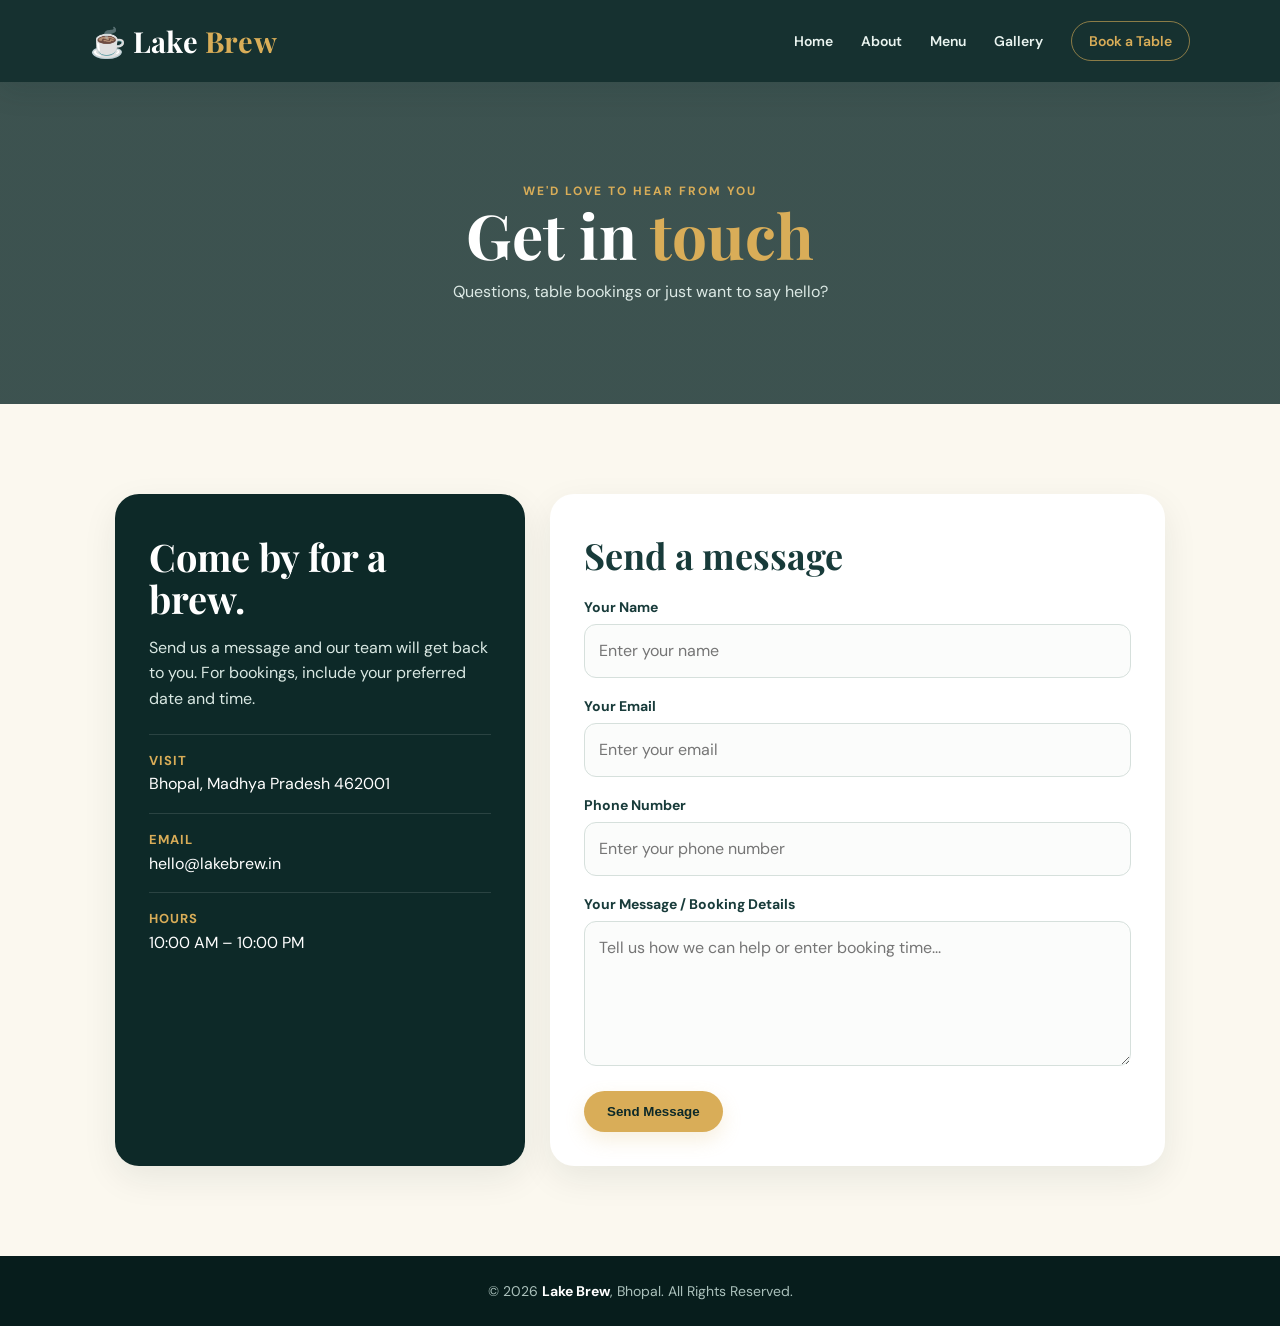
<file: contact.html>
<!DOCTYPE html>
<html lang="en">
<head>
    <meta charset="UTF-8">
    <meta name="viewport" content="width=device-width, initial-scale=1.0">
    <title>Contact & Book a Table | Lake Brew Bhopal</title>
    
    <meta name="description" content="Reserve a table at Lake Brew café in Bhopal. Get contact details, address, opening hours, and direct inquiries.">
    <meta name="keywords" content="Book a Table Bhopal, Lake Brew Contact, Lakeview Cafe Hours, Cafe Reservation Bhopal">

    <meta property="og:type" content="website">
    <meta property="og:url" content="https://lakebrew.in/contact.html">
    <meta property="og:title" content="Contact & Book a Table | Lake Brew Bhopal">
    <meta property="og:description" content="Reserve your lakeside table or reach out to our team at Lake Brew, Bhopal.">

    <link rel="stylesheet" href="styles.css">
</head>
<body>

<header>
    <a class="logo" href="index.html">☕ Lake <span>Brew</span></a>

    <button class="nav-toggle" id="navToggle" type="button" aria-label="Toggle navigation menu" aria-expanded="false" aria-controls="navMenu">
        <span></span>
        <span></span>
        <span></span>
    </button>

    <nav id="navMenu">
        <ul>
            <li><a href="index.html">Home</a></li>
            <li><a href="about.html">About</a></li>
            <li><a href="menu.html">Menu</a></li>
            <li><a href="gallery.html">Gallery</a></li>
            <li><a class="nav-cta active" href="contact.html">Book a Table</a></li>
        </ul>
    </nav>
</header>

<main>
    <section class="page-hero">
        <div class="kicker" style="color:#d9ad58">We'd love to hear from you</div>
        <h1>Get in <span>touch</span></h1>
        <p>Questions, table bookings or just want to say hello?</p>
    </section>

    <section class="section">
        <div class="contact-wrap">
            <div class="contact-info">
                <h2>Come by for a brew.</h2>
                <p>Send us a message and our team will get back to you. For bookings, include your preferred date and time.</p>

                <div class="contact-line">
                    <strong>Visit</strong>
                    Bhopal, Madhya Pradesh 462001
                </div>

                <div class="contact-line">
                    <strong>Email</strong>
                    hello@lakebrew.in
                </div>

                <div class="contact-line">
                    <strong>Hours</strong>
                    10:00 AM – 10:00 PM
                </div>
            </div>

            <div class="form-box">
                <h2>Send a message</h2>
                
                <div id="formSuccess" class="form-success-msg" style="display: none;">
                    ✅ Thank you! Your message has been sent. We will confirm your request shortly.
                </div>

                <form class="contact-form" id="contactForm">
                    <label for="name">Your Name</label>
                    <input id="name" name="name" type="text" placeholder="Enter your name" required>

                    <label for="email">Your Email</label>
                    <input id="email" name="email" type="email" placeholder="Enter your email" required>

                    <label for="phone">Phone Number</label>
                    <input id="phone" name="phone" type="tel" placeholder="Enter your phone number">

                    <label for="message">Your Message / Booking Details</label>
                    <textarea id="message" name="message" placeholder="Tell us how we can help or enter booking time..." required></textarea>

                    <button class="btn" type="submit">Send Message</button>
                </form>
            </div>
        </div>
    </section>
</main>

<footer>
    <p>© 2026 <strong>Lake Brew</strong>, Bhopal. All Rights Reserved.</p>
</footer>

<script src="script.js"></script>
</body>
</html>
</file>
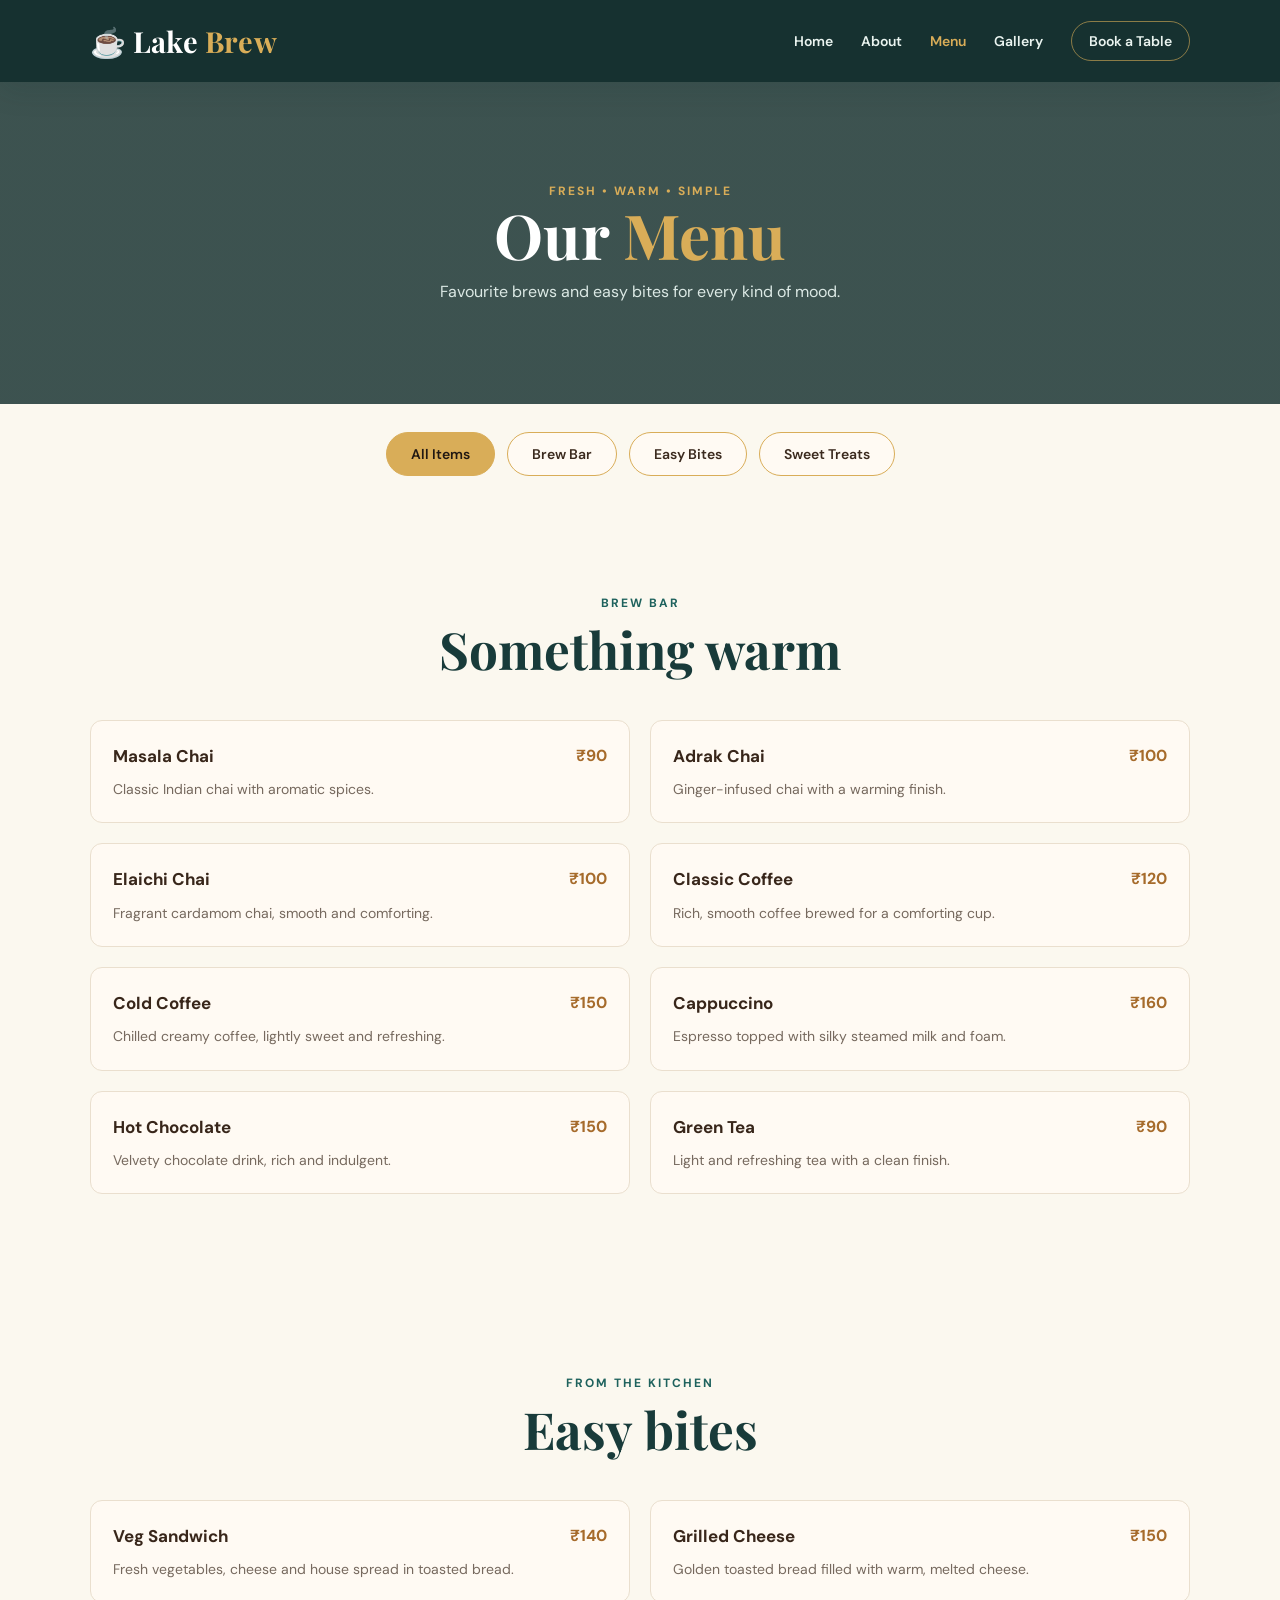
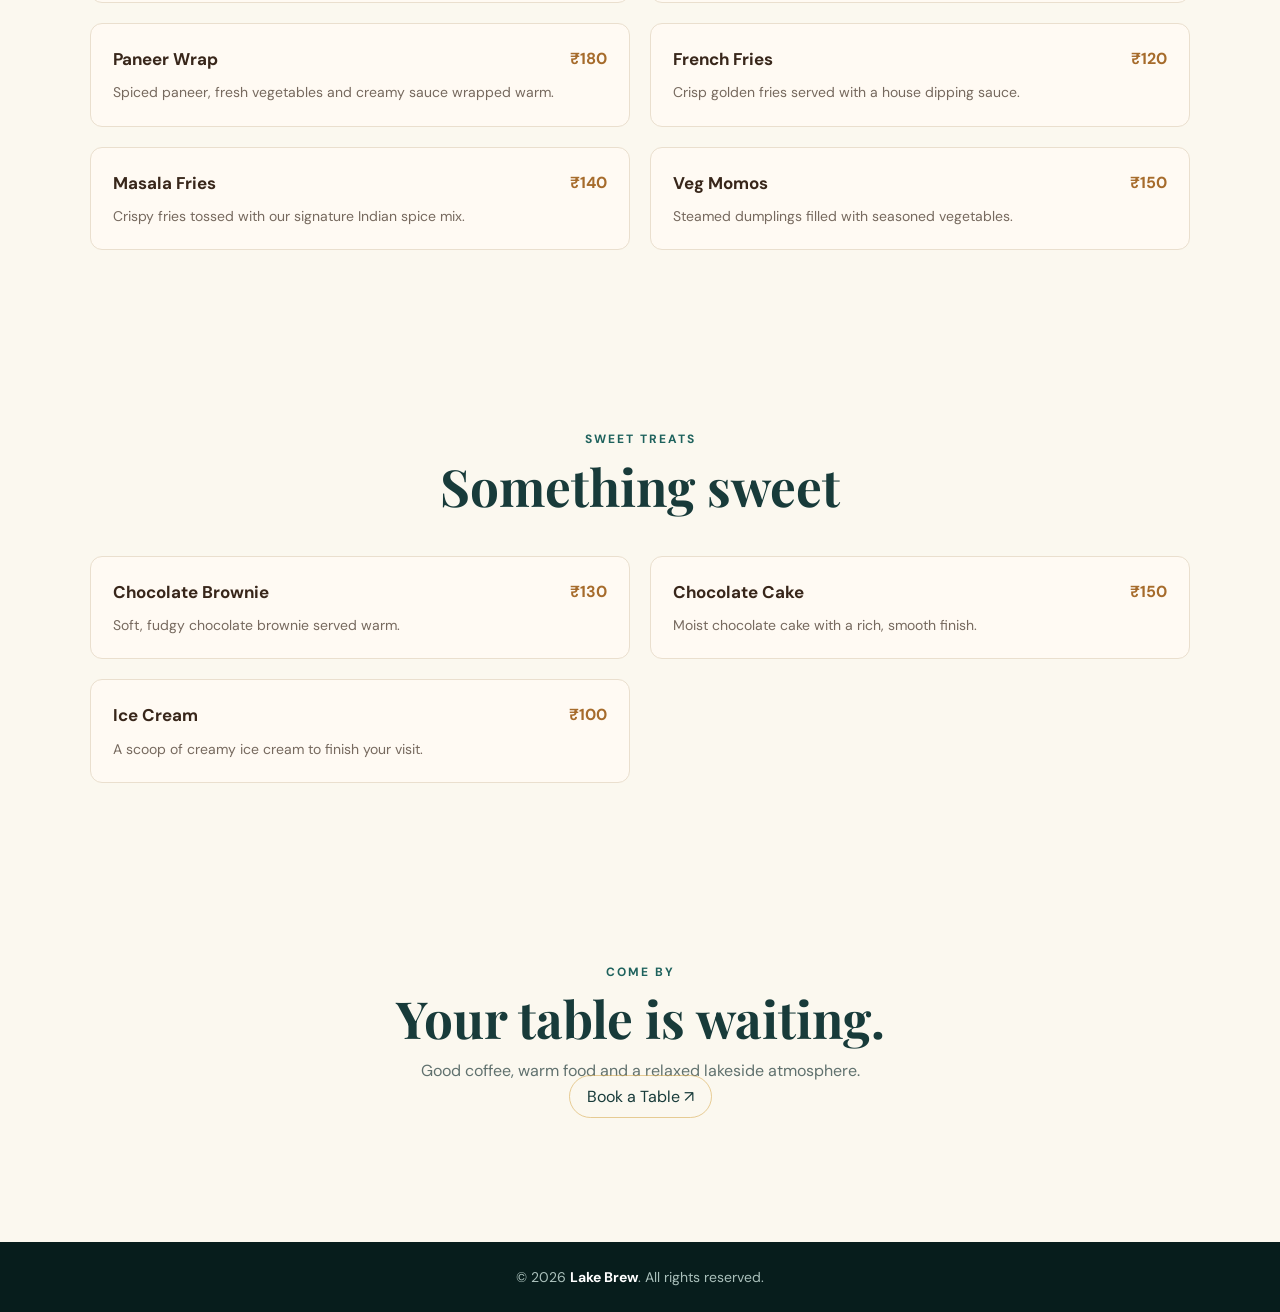
<file: menu.html>
<!DOCTYPE html>
<html lang="en">
<head>
    <meta charset="UTF-8">
    <meta name="viewport" content="width=device-width, initial-scale=1.0">
    <title>Menu | Lake Brew Café Bhopal</title>

    <meta name="description" content="Explore the Lake Brew menu: chai, coffee, snacks and desserts in Bhopal.">

    <meta property="og:type" content="website">
    <meta property="og:url" content="https://lakebrew.in/menu.html">
    <meta property="og:title" content="Menu | Lake Brew Café Bhopal">
    <meta property="og:description" content="Favourite brews and easy bites for every kind of mood.">

    <link rel="stylesheet" href="styles.css">
</head>
<body>

<header>
    <a class="logo" href="index.html">☕ Lake <span>Brew</span></a>

    <button class="nav-toggle" id="navToggle" type="button" aria-label="Toggle navigation menu" aria-expanded="false" aria-controls="navMenu">
        <span></span>
        <span></span>
        <span></span>
    </button>

    <nav id="navMenu">
        <ul>
            <li><a href="index.html">Home</a></li>
            <li><a href="about.html">About</a></li>
            <li><a class="active" href="menu.html">Menu</a></li>
            <li><a href="gallery.html">Gallery</a></li>
            <li><a class="nav-cta" href="contact.html">Book a Table</a></li>
        </ul>
    </nav>
</header>

<main>
    <section class="page-hero menu-hero">
        <div class="kicker" style="color: #d9ad58;">FRESH • WARM • SIMPLE</div>
        <h1>Our <span>Menu</span></h1>
        <p>Favourite brews and easy bites for every kind of mood.</p>
    </section>

    <div class="menu-filter-container" role="group" aria-label="Filter menu items">
        <button type="button" class="filter-btn active" data-category="all" aria-pressed="true">All Items</button>
        <button type="button" class="filter-btn" data-category="brew" aria-pressed="false">Brew Bar</button>
        <button type="button" class="filter-btn" data-category="bites" aria-pressed="false">Easy Bites</button>
        <button type="button" class="filter-btn" data-category="sweets" aria-pressed="false">Sweet Treats</button>
    </div>

    <section class="section menu-section" data-category="brew">
        <div class="section-head">
            <div class="kicker">BREW BAR</div>
            <h2>Something warm</h2>
        </div>

        <div class="menu-grid">
            <article class="menu-item">
                <div><h3>Masala Chai</h3><p>Classic Indian chai with aromatic spices.</p></div>
                <span class="price">₹90</span>
            </article>
            <article class="menu-item">
                <div><h3>Adrak Chai</h3><p>Ginger-infused chai with a warming finish.</p></div>
                <span class="price">₹100</span>
            </article>
            <article class="menu-item">
                <div><h3>Elaichi Chai</h3><p>Fragrant cardamom chai, smooth and comforting.</p></div>
                <span class="price">₹100</span>
            </article>
            <article class="menu-item">
                <div><h3>Classic Coffee</h3><p>Rich, smooth coffee brewed for a comforting cup.</p></div>
                <span class="price">₹120</span>
            </article>
            <article class="menu-item">
                <div><h3>Cold Coffee</h3><p>Chilled creamy coffee, lightly sweet and refreshing.</p></div>
                <span class="price">₹150</span>
            </article>
            <article class="menu-item">
                <div><h3>Cappuccino</h3><p>Espresso topped with silky steamed milk and foam.</p></div>
                <span class="price">₹160</span>
            </article>
            <article class="menu-item">
                <div><h3>Hot Chocolate</h3><p>Velvety chocolate drink, rich and indulgent.</p></div>
                <span class="price">₹150</span>
            </article>
            <article class="menu-item">
                <div><h3>Green Tea</h3><p>Light and refreshing tea with a clean finish.</p></div>
                <span class="price">₹90</span>
            </article>
        </div>
    </section>

    <section class="section menu-section" data-category="bites">
        <div class="section-head">
            <div class="kicker">FROM THE KITCHEN</div>
            <h2>Easy bites</h2>
        </div>

        <div class="menu-grid">
            <article class="menu-item">
                <div><h3>Veg Sandwich</h3><p>Fresh vegetables, cheese and house spread in toasted bread.</p></div>
                <span class="price">₹140</span>
            </article>
            <article class="menu-item">
                <div><h3>Grilled Cheese</h3><p>Golden toasted bread filled with warm, melted cheese.</p></div>
                <span class="price">₹150</span>
            </article>
            <article class="menu-item">
                <div><h3>Paneer Wrap</h3><p>Spiced paneer, fresh vegetables and creamy sauce wrapped warm.</p></div>
                <span class="price">₹180</span>
            </article>
            <article class="menu-item">
                <div><h3>French Fries</h3><p>Crisp golden fries served with a house dipping sauce.</p></div>
                <span class="price">₹120</span>
            </article>
            <article class="menu-item">
                <div><h3>Masala Fries</h3><p>Crispy fries tossed with our signature Indian spice mix.</p></div>
                <span class="price">₹140</span>
            </article>
            <article class="menu-item">
                <div><h3>Veg Momos</h3><p>Steamed dumplings filled with seasoned vegetables.</p></div>
                <span class="price">₹150</span>
            </article>
        </div>
    </section>

    <section class="section menu-section" data-category="sweets">
        <div class="section-head">
            <div class="kicker">SWEET TREATS</div>
            <h2>Something sweet</h2>
        </div>

        <div class="menu-grid">
            <article class="menu-item">
                <div><h3>Chocolate Brownie</h3><p>Soft, fudgy chocolate brownie served warm.</p></div>
                <span class="price">₹130</span>
            </article>
            <article class="menu-item">
                <div><h3>Chocolate Cake</h3><p>Moist chocolate cake with a rich, smooth finish.</p></div>
                <span class="price">₹150</span>
            </article>
            <article class="menu-item">
                <div><h3>Ice Cream</h3><p>A scoop of creamy ice cream to finish your visit.</p></div>
                <span class="price">₹100</span>
            </article>
        </div>
    </section>

    <section class="section menu-cta">
        <div class="section-head">
            <div class="kicker">COME BY</div>
            <h2>Your table is waiting.</h2>
            <p>Good coffee, warm food and a relaxed lakeside atmosphere.</p>
            <a class="nav-cta" href="contact.html">Book a Table ↗</a>
        </div>
    </section>
</main>

<footer>
    <p>© 2026 <strong>Lake Brew</strong>. All rights reserved.</p>
</footer>

<script src="script.js"></script>
</body>
</html>
</file>
<file: styles.css>
@import url('https://fonts.googleapis.com/css2?family=DM+Sans:wght@400;500;600;700&family=Playfair+Display:wght@500;600;700&display=swap');

/* =========================================
   GLOBAL RESET & BASE STYLES
========================================= */
*,
*::before,
*::after {
    margin: 0;
    padding: 0;
    box-sizing: border-box;
}

:root {
    --ink: #183b3a;
    --deep: #0d2928;
    --teal: #1e625d;
    --mint: #dfeee8;
    --cream: #fbf8ef;
    --gold: #d9ad58;
    --white: #fff;
    --muted: #60716e;
}

html {
    scroll-behavior: smooth;
    max-width: 100%;
    overflow-x: clip;
}

body {
    font-family: 'DM Sans', sans-serif;
    color: var(--ink);
    background: var(--cream);
    line-height: 1.6;
    margin: 0;
    max-width: 100%;
    overflow-x: clip;
}

a {
    text-decoration: none;
    color: inherit;
}

img {
    display: block;
    width: 100%;
}

/* =========================================
   HEADER & NAVIGATION
========================================= */
header {
    position: sticky;
    top: 0;
    z-index: 1000;
    background: rgba(13, 41, 40, 0.96);
    backdrop-filter: blur(12px);
    display: flex;
    align-items: center;
    justify-content: space-between;
    padding: 18px 7%;
    box-shadow: 0 8px 30px rgba(13, 41, 40, 0.12);
}

.logo {
    font-family: 'Playfair Display', serif;
    font-size: 29px;
    font-weight: 700;
    color: #fff;
    letter-spacing: 0.2px;
}

.logo span {
    color: var(--gold);
}

nav ul {
    list-style: none;
    display: flex;
    gap: 28px;
    align-items: center;
}

nav a {
    color: #eaf4f0;
    font-weight: 600;
    font-size: 14px;
    transition: color 0.2s;
}

nav a:hover,
nav a.active {
    color: var(--gold);
}

.nav-cta {
    padding: 10px 17px;
    border: 1px solid rgba(217, 173, 88, 0.6);
    border-radius: 999px;
}

/* Mobile Toggle Hamburger */
.nav-toggle {
    display: none;
    background: transparent;
    border: none;
    cursor: pointer;
    flex-direction: column;
    gap: 5px;
    padding: 4px;
}

.nav-toggle span {
    display: block;
    width: 25px;
    height: 3px;
    background: #fff;
    border-radius: 2px;
    transition: 0.3s;
}

/* =========================================
   BUTTONS
========================================= */
.btn {
    display: inline-block;
    background: var(--gold);
    color: var(--deep);
    padding: 13px 23px;
    border-radius: 999px;
    font-weight: 700;
    transition: 0.25s;
    box-shadow: 0 8px 20px rgba(217, 173, 88, 0.2);
    border: none;
    cursor: pointer;
}

.btn:hover {
    transform: translateY(-2px);
    box-shadow: 0 12px 25px rgba(217, 173, 88, 0.3);
}

.btn.secondary {
    background: transparent;
    color: #fff;
    border: 1px solid rgba(255, 255, 255, 0.45);
    box-shadow: none;
}

/* =========================================
   HERO & SECTIONS
========================================= */
.hero {
    min-height: 88vh;
    display: flex;
    align-items: center;
    padding: 70px 7%;
    position: relative;
    overflow: hidden;
    background:
        linear-gradient(
            90deg,
            rgba(8, 34, 34, 0.9) 0%,
            rgba(8, 34, 34, 0.68) 48%,
            rgba(8, 34, 34, 0.25) 100%
        ),
        url('https://images.unsplash.com/photo-1506744038136-46273834b3fb?auto=format&fit=crop&w=2000&q=90')
        center / cover;
    color: #fff;
}

.hero:after {
    content: '';
    position: absolute;
    inset: auto -10% -80px;
    height: 170px;
    background: var(--cream);
    border-radius: 50% 50% 0 0 / 100% 100% 0 0;
}

.hero-inner {
    max-width: 1200px;
    width: 100%;
    margin: auto;
    position: relative;
    z-index: 1;
}

.eyebrow {
    text-transform: uppercase;
    letter-spacing: 3px;
    font-size: 12px;
    font-weight: 700;
    color: var(--gold);
    margin-bottom: 14px;
}

.hero h1 {
    font-family: 'Playfair Display', serif;
    font-size: clamp(52px, 7vw, 88px);
    line-height: 1.02;
    max-width: 760px;
    margin-bottom: 22px;
}

.hero h1 span {
    color: var(--gold);
    font-style: italic;
}

.hero p {
    max-width: 620px;
    font-size: 19px;
    color: #e5efeb;
    margin-bottom: 30px;
}

.actions {
    display: flex;
    gap: 13px;
    flex-wrap: wrap;
}

.section {
    padding: 90px 7%;
}

.section.alt {
    background: var(--mint);
}

.section-head {
    max-width: 1200px;
    margin: 0 auto 42px;
    text-align: center;
}

.kicker {
    color: var(--teal);
    font-weight: 700;
    text-transform: uppercase;
    letter-spacing: 2px;
    font-size: 12px;
}

.section h2 {
    font-family: 'Playfair Display', serif;
    font-size: clamp(34px, 4vw, 52px);
    line-height: 1.1;
    margin: 8px 0 12px;
}

.section-head p {
    color: var(--muted);
    max-width: 650px;
    margin: auto;
}

/* =========================================
   CARDS & SPLIT
========================================= */
.cards {
    max-width: 1200px;
    margin: auto;
    display: grid;
    grid-template-columns: repeat(3, 1fr);
    gap: 22px;
}

.card {
    background: #fff;
    border-radius: 22px;
    padding: 28px;
    box-shadow: 0 12px 35px rgba(13, 41, 40, 0.08);
    border: 1px solid rgba(24, 59, 58, 0.07);
}

.icon {
    font-size: 34px;
    margin-bottom: 14px;
}

.card h3 {
    font-family: 'Playfair Display', serif;
    font-size: 25px;
    margin-bottom: 8px;
}

.card p {
    color: var(--muted);
}

.split {
    max-width: 1200px;
    margin: auto;
    display: grid;
    grid-template-columns: 1fr 1fr;
    gap: 55px;
    align-items: center;
}

.split-img {
    height: 510px;
    object-fit: cover;
    border-radius: 28px;
    box-shadow: 0 20px 45px rgba(13, 41, 40, 0.14);
}

.split h2 {
    font-family: 'Playfair Display', serif;
    font-size: 50px;
    line-height: 1.08;
    margin: 8px 0 20px;
}

.split p {
    color: var(--muted);
    margin-bottom: 18px;
}

.ticks {
    list-style: none;
    margin: 24px 0;
}

.ticks li {
    margin: 12px 0;
    font-weight: 600;
}

.ticks li:before {
    content: '✓';
    color: var(--gold);
    font-weight: 900;
    margin-right: 10px;
}

/* =========================================
   GALLERY & LIGHTBOX
========================================= */
.gallery-grid {
    max-width: 1200px;
    margin: auto;
    display: grid;
    grid-template-columns: 1.35fr 0.8fr 0.8fr;
    grid-template-rows: 230px 230px;
    gap: 16px;
}

.gallery-grid .item {
    overflow: hidden;
    border-radius: 20px;
    cursor: pointer;
}

.gallery-grid .item:first-child {
    grid-row: 1 / 3;
}

.gallery-grid img {
    height: 100%;
    object-fit: cover;
    transition: 0.5s;
}

.gallery-grid .item:hover img {
    transform: scale(1.05);
}

.lightbox {
    display: none;
    position: fixed;
    z-index: 2000;
    inset: 0;
    background: rgba(0, 0, 0, 0.88);
    backdrop-filter: blur(8px);
    justify-content: center;
    align-items: center;
}

.lightbox-content {
    max-width: 85%;
    max-height: 85%;
    border-radius: 12px;
    box-shadow: 0 10px 40px rgba(0,0,0,0.5);
}

.lightbox-close {
    position: absolute;
    top: 25px;
    right: 35px;
    color: #fff;
    font-size: 40px;
    font-weight: bold;
    cursor: pointer;
}

/* =========================================
   MENU PAGE & FILTERING
========================================= */
.menu-hero {
    width: 100%;
    padding: 80px 20px;
    text-align: center;
}

.menu-filter-container {
    width: 100%;
    max-width: 100%;
    padding: 28px 16px;
    display: flex;
    flex-wrap: wrap;
    justify-content: center;
    align-items: center;
    gap: 12px;
}

.filter-btn {
    appearance: none;
    display: inline-flex;
    align-items: center;
    justify-content: center;
    min-height: 44px;
    padding: 12px 24px;
    border: 1px solid var(--gold);
    border-radius: 50px;
    background: #fffaf3;
    color: #3b2a1e;
    font-family: inherit;
    font-size: 14px;
    font-weight: 600;
    cursor: pointer;
    transition: 0.2s ease;
}

.filter-btn:hover {
    background: #f3e4c9;
    transform: translateY(-2px);
}

.filter-btn.active {
    background: var(--gold);
    color: #211812;
    border-color: var(--gold);
}

.menu-section.hidden {
    display: none !important;
}

.menu-grid {
    display: grid;
    grid-template-columns: repeat(2, minmax(0, 1fr));
    gap: 20px;
    max-width: 1200px;
    margin: 0 auto;
}

.menu-item {
    display: flex;
    justify-content: space-between;
    align-items: flex-start;
    gap: 16px;
    padding: 22px;
    background: #fffaf3;
    border: 1px solid #eadfce;
    border-radius: 12px;
    transition: 0.2s ease;
}

.menu-item:hover {
    transform: translateY(-3px);
    box-shadow: 0 8px 24px rgba(50, 32, 18, 0.08);
}

.menu-item h3 {
    margin: 0 0 8px;
    color: #38261a;
    font-size: 17px;
}

.menu-item p {
    margin: 0;
    color: #76695e;
    font-size: 14px;
}

.menu-item .price {
    flex-shrink: 0;
    color: #a66b2b;
    font-size: 16px;
    font-weight: 700;
}

/* =========================================
   CONTACT & LOCATION
========================================= */
.location {
    padding: 75px 7%;
    background: var(--deep);
    color: #fff;
    text-align: center;
}

.location h2 {
    font-family: 'Playfair Display', serif;
    font-size: 42px;
    margin-bottom: 12px;
}

.location p {
    color: #d8e7e2;
}

.location .address {
    color: var(--gold);
    font-weight: 700;
    margin: 8px 0 20px;
}

.contact-wrap {
    max-width: 1050px;
    margin: auto;
    display: grid;
    grid-template-columns: 0.8fr 1.2fr;
    gap: 25px;
}

.contact-info,
.form-box {
    background: #fff;
    border-radius: 24px;
    padding: 34px;
    box-shadow: 0 12px 35px rgba(13, 41, 40, 0.08);
}

.contact-info {
    background: var(--deep);
    color: #fff;
}

.contact-info h2 {
    font-family: 'Playfair Display', serif;
    font-size: 38px;
    margin-bottom: 15px;
}

.contact-info p {
    color: #d9e8e3;
    margin-bottom: 22px;
}

.contact-line {
    padding: 16px 0;
    border-top: 1px solid rgba(255, 255, 255, 0.12);
}

.contact-line strong {
    display: block;
    color: var(--gold);
    font-size: 13px;
    text-transform: uppercase;
    letter-spacing: 1px;
}

.form-box h2 {
    font-family: 'Playfair Display', serif;
    font-size: 36px;
    margin-bottom: 20px;
}

.contact-form label {
    display: block;
    font-weight: 700;
    font-size: 14px;
    margin: 0 0 6px;
}

.contact-form input,
.contact-form textarea {
    width: 100%;
    padding: 13px 14px;
    border: 1px solid #d6e0dc;
    border-radius: 12px;
    margin-bottom: 17px;
    font: inherit;
    outline: none;
    background: #fbfcfb;
}

.contact-form input:focus,
.contact-form textarea:focus {
    border-color: var(--teal);
    box-shadow: 0 0 0 3px rgba(30, 98, 93, 0.1);
}

.contact-form textarea {
    height: 145px;
    resize: vertical;
}

.form-success-msg {
    background: #e2f3ec;
    color: #1a5e47;
    padding: 15px;
    border-radius: 12px;
    margin-bottom: 20px;
    font-weight: 600;
}

/* =========================================
   PAGE HERO & FOOTER
========================================= */
.page-hero {
    padding: 100px 7%;
    text-align: center;
    color: #fff;
    background:
        linear-gradient(
            rgba(13, 41, 40, 0.8),
            rgba(13, 41, 40, 0.8)
        ),
        url('https://images.unsplash.com/photo-1470252649378-9c29740c9fa8?auto=format&fit=crop&w=1800&q=90')
        center / cover;
}

.page-hero h1 {
    font-family: 'Playfair Display', serif;
    font-size: 62px;
    line-height: 1.05;
}

.page-hero h1 span {
    color: var(--gold);
}

.page-hero p {
    margin-top: 12px;
    color: #dce9e5;
}

footer {
    background: #071d1c;
    color: #aac0bb;
    text-align: center;
    padding: 24px 7%;
    font-size: 14px;
}

footer strong {
    color: #fff;
}

/* =========================================
   MEDIA QUERIES (RESPONSIVE)
========================================= */
@media (max-width: 850px) {
    .nav-toggle {
        display: flex;
    }

    nav {
        display: none;
        width: 100%;
        margin-top: 15px;
    }

    nav.active {
        display: block;
    }

    nav ul {
        flex-direction: column;
        gap: 15px;
        align-items: center;
        padding-top: 10px;
    }

    header {
        flex-wrap: wrap;
        padding: 15px 5%;
    }

    .cards,
    .split,
    .contact-wrap,
    .menu-grid {
        grid-template-columns: 1fr;
    }

    .gallery-grid {
        grid-template-columns: 1fr 1fr;
        grid-template-rows: 220px 180px 180px;
    }

    .gallery-grid .item:first-child {
        grid-row: 1 / 3;
    }
}

@media (max-width: 560px) {
    .gallery-grid {
        grid-template-columns: 1fr;
        grid-template-rows: 260px repeat(4, 190px);
    }

    .gallery-grid .item:first-child {
        grid-row: auto;
    }
}
</file>
